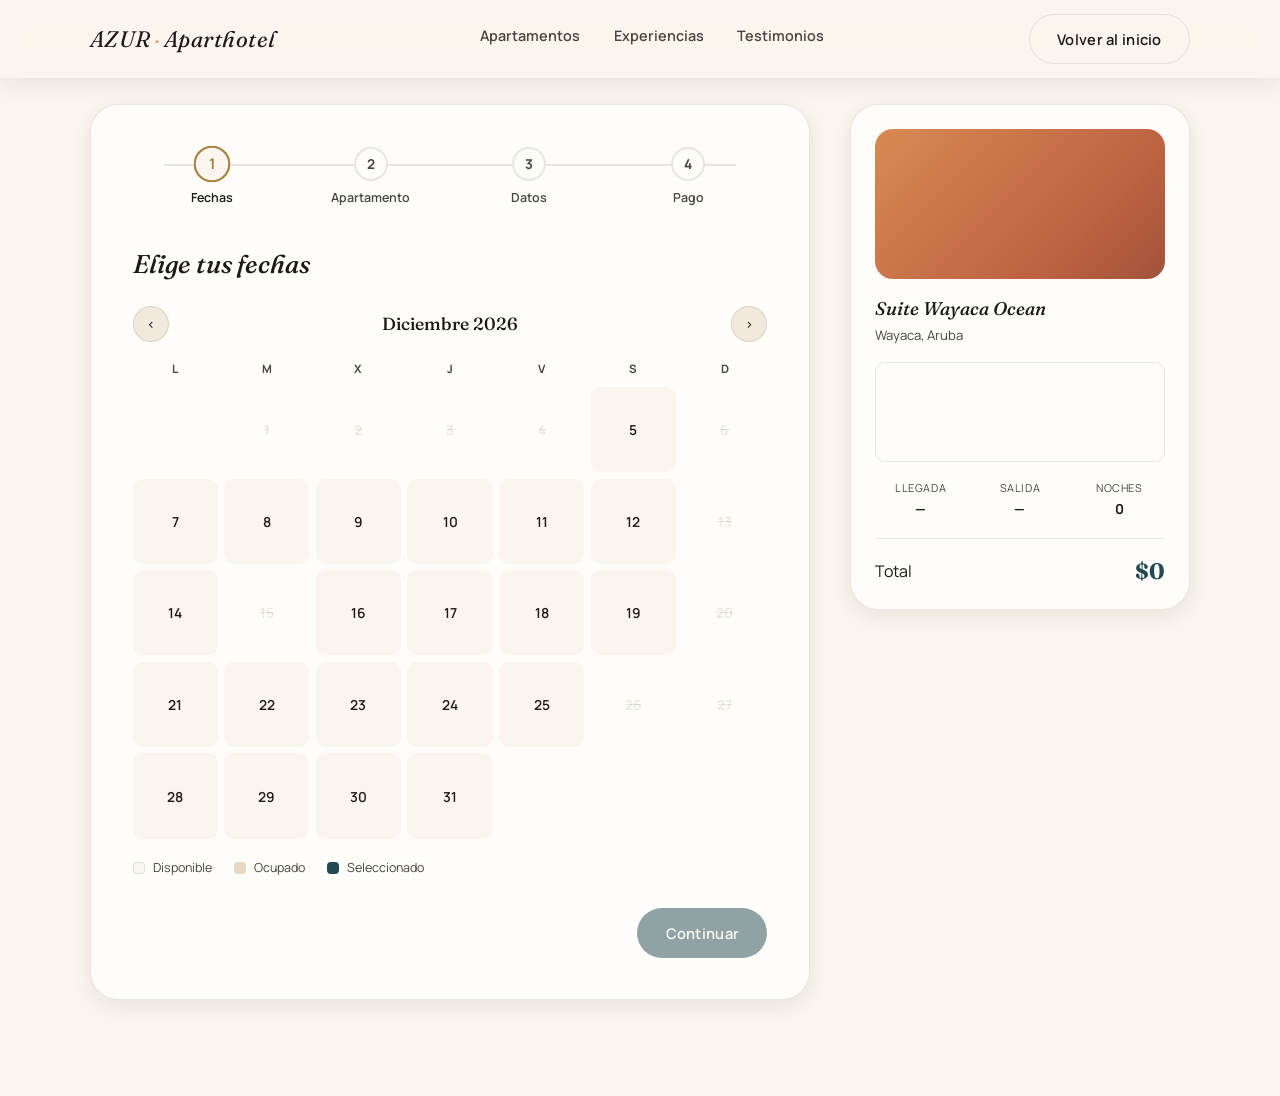
<file: booking.html>
<!DOCTYPE html>
<html lang="es">
<head>
<meta charset="UTF-8">
<meta name="viewport" content="width=device-width, initial-scale=1.0">
<title>Reservar — AZUR Aparthotel</title>
<meta name="description" content="Reserva tu apartamento boutique en Aruba o Barranquilla en cuatro pasos simples.">
<link rel="preconnect" href="https://fonts.googleapis.com">
<link rel="preconnect" href="https://fonts.gstatic.com" crossorigin>
<link href="https://fonts.googleapis.com/css2?family=Fraunces:ital,opsz,wght@0,9..144,400;0,9..144,500;0,9..144,600;1,9..144,500&family=Manrope:wght@400;500;600;700;800&display=swap" rel="stylesheet">
<link rel="stylesheet" href="css/styles.css">
</head>
<body class="booking-page">

<header class="nav" id="navbar">
  <div class="nav-inner">
    <a class="brand" href="index.html">AZUR<span>·</span>Aparthotel</a>
    <nav class="nav-links" aria-label="Navegación">
      <a href="index.html#apartamentos" class="nav-link">Apartamentos</a>
      <a href="index.html#experiencias" class="nav-link">Experiencias</a>
      <a href="index.html#testimonios" class="nav-link">Testimonios</a>
      <span class="nav-underline" aria-hidden="true"></span>
    </nav>
    <div class="nav-right">
      <a href="index.html" class="btn btn-outline nav-cta">Volver al inicio</a>
      <button class="nav-toggle" id="navToggle" aria-label="Abrir menú" aria-expanded="false">
        <span></span><span></span><span></span>
      </button>
    </div>
  </div>
</header>

<div class="mobile-menu" id="mobileMenu">
  <nav>
    <a href="index.html#apartamentos" style="--i:0">Apartamentos</a>
    <a href="index.html#experiencias" style="--i:1">Experiencias</a>
    <a href="index.html#testimonios" style="--i:2">Testimonios</a>
    <a href="index.html" class="btn btn-primary" style="--i:3">Volver al inicio</a>
  </nav>
</div>

<main>
  <div class="booking-shell">

    <div class="booking-main" id="bookingMain">
      <ol class="stepper">
        <li class="stepper-fill" id="stepperFill" style="position:absolute"></li>
        <li class="step active" data-step="1"><span class="step-num">1</span><span class="step-label">Fechas</span></li>
        <li class="step" data-step="2"><span class="step-num">2</span><span class="step-label">Apartamento</span></li>
        <li class="step" data-step="3"><span class="step-num">3</span><span class="step-label">Datos</span></li>
        <li class="step" data-step="4"><span class="step-num">4</span><span class="step-label">Pago</span></li>
      </ol>

      <section class="step-panel active" data-panel="1">
        <h2>Elige tus fechas</h2>
        <div class="calendar-head">
          <button id="calPrev" aria-label="Mes anterior">‹</button>
          <h3 id="calHeading"></h3>
          <button id="calNext" aria-label="Mes siguiente">›</button>
        </div>
        <div class="calendar-grid" id="calGrid"></div>
        <div class="calendar-legend">
          <span class="legend-item"><span class="legend-dot available"></span>Disponible</span>
          <span class="legend-item"><span class="legend-dot occupied"></span>Ocupado</span>
          <span class="legend-item"><span class="legend-dot selected"></span>Seleccionado</span>
        </div>
        <div class="step-actions">
          <span></span>
          <button class="btn btn-primary" id="toStep2" disabled>Continuar</button>
        </div>
      </section>

      <section class="step-panel" data-panel="2">
        <h2>Elige tu apartamento</h2>
        <div class="apt-select-grid" id="aptSelectGrid"></div>
        <div class="step-actions">
          <button class="btn btn-outline" data-back>Atrás</button>
          <button class="btn btn-primary" id="toStep3">Continuar</button>
        </div>
      </section>

      <section class="step-panel" data-panel="3">
        <h2>Tus datos</h2>
        <form class="guest-form" id="guestForm">
          <div class="field">
            <label for="guestName">Nombre completo</label>
            <input id="guestName" name="name" type="text" required autocomplete="name">
          </div>
          <div class="field">
            <label for="guestEmail">Correo electrónico</label>
            <input id="guestEmail" name="email" type="email" required autocomplete="email">
          </div>
          <div class="field">
            <label for="guestPhone">Teléfono</label>
            <input id="guestPhone" name="phone" type="tel" required autocomplete="tel">
          </div>
          <div class="field">
            <label for="guestCount">Huéspedes</label>
            <select id="guestCount" name="guests">
              <option>1</option>
              <option selected>2</option>
              <option>3</option>
              <option>4</option>
            </select>
          </div>
          <div class="field full">
            <label for="guestNotes">Peticiones especiales (opcional)</label>
            <textarea id="guestNotes" name="notes" rows="3"></textarea>
          </div>
        </form>
        <div class="step-actions">
          <button class="btn btn-outline" data-back>Atrás</button>
          <button class="btn btn-primary" id="toStep4">Continuar</button>
        </div>
      </section>

      <section class="step-panel" data-panel="4">
        <h2>Pago</h2>

        <div id="paymentBlock">
          <div class="payment-methods-row" aria-label="Métodos de pago aceptados">
            <span class="pay-badge" style="color:#1a1f71">VISA</span>
            <span class="pay-badge" style="color:#eb001b">Mastercard</span>
            <span class="pay-badge" style="color:#2671b9">Amex</span>
            <span class="pay-badge" style="color:#0033a0">PSE</span>
            <span class="pay-badge">Transferencia</span>
          </div>

          <form class="payment-form" id="paymentForm">
            <div class="field full">
              <label for="cardName">Nombre en la tarjeta</label>
              <input id="cardName" type="text" required>
            </div>
            <div class="field full">
              <label for="cardNumber">Número de tarjeta</label>
              <input id="cardNumber" type="text" inputmode="numeric" pattern="[0-9 ]{13,19}" placeholder="0000 0000 0000 0000" required>
            </div>
            <div class="field">
              <label for="cardExpiry">Vencimiento</label>
              <input id="cardExpiry" type="text" placeholder="MM/AA" pattern="(0[1-9]|1[0-2])\/[0-9]{2}" required>
            </div>
            <div class="field">
              <label for="cardCvv">CVV</label>
              <input id="cardCvv" type="text" inputmode="numeric" pattern="[0-9]{3,4}" required>
            </div>
          </form>

          <p class="security-badge"><svg viewBox="0 0 24 24" fill="none" stroke="currentColor" stroke-width="1.8"><rect x="4" y="10" width="16" height="10" rx="2"/><path d="M8 10V7a4 4 0 0 1 8 0v3"/></svg><span>Pago 100% seguro · Cifrado SSL</span></p>

          <div class="step-actions">
            <button class="btn btn-outline" data-back>Atrás</button>
            <button class="btn btn-primary btn-lg" id="payBtn" form="paymentForm" type="submit">Confirmar y pagar</button>
          </div>
        </div>

        <div class="payment-skeleton" id="paymentSkeleton" hidden>
          <div class="skeleton-row w-60"></div>
          <div class="skeleton-row w-100"></div>
          <div class="skeleton-row w-80"></div>
          <div class="skeleton-row w-60"></div>
        </div>

        <div class="confirm-panel" id="confirmPanel" hidden>
          <div class="confirm-icon"><svg viewBox="0 0 24 24" width="28" height="28" fill="none" stroke="currentColor" stroke-width="2.4"><path d="M20 6 9 17l-5-5"/></svg></div>
          <h3>Reserva confirmada</h3>
          <p>Te enviamos los detalles por correo.</p>
          <p id="confirmRecap" style="margin-top:0.6rem;font-weight:700;color:var(--ink)"></p>
          <a href="index.html" class="btn btn-outline" style="margin-top:1.6rem">Volver al inicio</a>
        </div>
      </section>
    </div>

    <aside class="booking-summary" id="bookingSummary">
      <button class="summary-handle" id="summaryHandle" aria-label="Cerrar resumen"></button>
      <div class="summary-photo tile" id="summaryPhoto"></div>
      <h3 id="summaryAptName">Elige un apartamento</h3>
      <p class="summary-zone" id="summaryZone"></p>
      <div class="summary-map" id="summaryMap"></div>
      <dl class="summary-dates">
        <div><dt>Llegada</dt><dd id="summaryCheckin">—</dd></div>
        <div><dt>Salida</dt><dd id="summaryCheckout">—</dd></div>
        <div><dt>Noches</dt><dd id="summaryNights">0</dd></div>
      </dl>
      <div class="summary-total"><span>Total</span><strong id="summaryTotal">$0</strong></div>
    </aside>
  </div>
</main>

<button class="summary-drawer-toggle" id="summaryToggle">Ver resumen · <span id="drawerTotal">$0</span></button>

<script src="js/data.js"></script>
<script src="js/booking.js"></script>
</body>
</html>
</file>
<file: css/styles.css>
/* ============================================================
   AZUR Aparthotel — design tokens
   ============================================================ */

:root {
  --serif: "Fraunces", serif;
  --sans: "Manrope", sans-serif;

  --ease-lux: cubic-bezier(0.4, 0, 0.2, 1);
  --dur-fast: 200ms;
  --dur-base: 300ms;
  --dur-slow: 600ms;

  --ink: #1d1a16;
  --ink-soft: #4a443c;
  --cream: #faf6ef;
  --cream-2: #f1e9db;
  --paper: #fffdf9;
  --sand: #e6d9c3;
  --gold: #a8813f;
  --gold-light: #cda866;
  --ocean: #234952;
  --ocean-deep: #16323a;
  --coral: #bd6242;
  --line: rgba(29, 26, 22, 0.1);
  --shadow-sm: 0 6px 20px rgba(22, 20, 16, 0.08);
  --shadow-md: 0 18px 46px rgba(22, 20, 16, 0.14);
  --shadow-lg: 0 30px 80px rgba(22, 20, 16, 0.22);

  --radius-sm: 10px;
  --radius-md: 18px;
  --radius-lg: 28px;

  --container: 1180px;
}

* {
  box-sizing: border-box;
}

[hidden] {
  display: none !important;
}

html {
  scroll-behavior: smooth;
}

body {
  margin: 0;
  font-family: var(--sans);
  color: var(--ink);
  background: var(--cream);
  -webkit-font-smoothing: antialiased;
  overflow-x: hidden;
}

img {
  max-width: 100%;
  display: block;
}

a {
  color: inherit;
  text-decoration: none;
}

h1, h2, h3, h4 {
  font-family: var(--serif);
  font-weight: 500;
  margin: 0;
  color: var(--ink);
}

p {
  margin: 0;
  line-height: 1.7;
}

button {
  font-family: inherit;
  cursor: pointer;
}

.container {
  max-width: var(--container);
  margin: 0 auto;
  padding: 0 clamp(1.25rem, 4vw, 2.5rem);
}

.section {
  padding: clamp(4rem, 9vw, 7rem) 0;
}

.section-head {
  max-width: 620px;
  margin: 0 auto clamp(2.5rem, 6vw, 4rem);
  text-align: center;
}

.eyebrow {
  font-family: var(--sans);
  font-size: 0.78rem;
  font-weight: 700;
  letter-spacing: 0.18em;
  text-transform: uppercase;
  color: var(--gold);
  margin: 0 0 0.75rem;
}

.section-head h2 {
  font-size: clamp(2rem, 4.4vw, 2.9rem);
  font-style: italic;
}

.section-lead {
  margin-top: 0.9rem;
  color: var(--ink-soft);
  font-size: 1.05rem;
}

/* ---------- Buttons ---------- */

.btn {
  display: inline-flex;
  align-items: center;
  justify-content: center;
  gap: 0.5rem;
  padding: 0.85rem 1.7rem;
  border-radius: 999px;
  font-size: 0.92rem;
  font-weight: 600;
  letter-spacing: 0.02em;
  border: 1px solid transparent;
  transition: transform var(--dur-fast) var(--ease-lux),
    box-shadow var(--dur-fast) var(--ease-lux),
    background var(--dur-fast) var(--ease-lux),
    color var(--dur-fast) var(--ease-lux),
    border-color var(--dur-fast) var(--ease-lux);
}

.btn:hover {
  transform: scale(1.04);
}

.btn:active {
  transform: scale(0.98);
}

.btn-lg {
  padding: 1rem 2.1rem;
  font-size: 0.98rem;
}

.btn-primary {
  background: var(--ocean);
  color: var(--cream);
}

.btn-primary:hover {
  background: var(--ocean-deep);
  box-shadow: var(--shadow-md);
}

.btn-outline {
  background: transparent;
  border-color: var(--line);
  color: var(--ink);
}

.btn-outline:hover {
  border-color: var(--gold);
  color: var(--gold);
  box-shadow: var(--shadow-sm);
}

.btn-ghost {
  background: rgba(255, 255, 255, 0.12);
  border-color: rgba(255, 255, 255, 0.5);
  color: #fff;
  backdrop-filter: blur(6px);
}

.btn-ghost:hover {
  background: rgba(255, 255, 255, 0.22);
}

.btn-gold {
  background: var(--gold-light);
  color: var(--ocean-deep);
}

.btn-gold:hover {
  background: #e3c383;
  box-shadow: var(--shadow-md);
}

.btn:disabled {
  opacity: 0.5;
  cursor: not-allowed;
  transform: none !important;
}

/* ---------- Photo tiles (placeholder art system) ---------- */

.tile {
  position: relative;
  overflow: hidden;
  background-size: 200% 200%;
  background-position: 40% 40%;
}

.tile-1 { background-image: linear-gradient(135deg, #e7a15c, #bd6242 55%, #6b3327); }
.tile-2 { background-image: linear-gradient(135deg, #3c6e73, #234952 60%, #16232a); }
.tile-3 { background-image: linear-gradient(135deg, #cda866, #a8813f 55%, #5c4321); }
.tile-4 { background-image: linear-gradient(135deg, #6fa89c, #2c5c5e 55%, #16323a); }
.tile-5 { background-image: linear-gradient(135deg, #d98c63, #9c4f3a 55%, #4a2119); }
.tile-6 { background-image: linear-gradient(135deg, #77938f, #3a5e5b 55%, #1c2f2c); }

/* ---------- Navbar ---------- */

.nav {
  position: fixed;
  inset: 0 0 auto 0;
  z-index: 100;
  transition: background var(--dur-base) var(--ease-lux),
    box-shadow var(--dur-base) var(--ease-lux),
    backdrop-filter var(--dur-base) var(--ease-lux);
}

.nav-inner {
  max-width: var(--container);
  margin: 0 auto;
  padding: 1.4rem clamp(1.25rem, 4vw, 2.5rem);
  display: flex;
  align-items: center;
  justify-content: space-between;
  gap: 1.5rem;
  transition: padding var(--dur-base) var(--ease-lux);
}

.nav.scrolled {
  background: rgba(250, 246, 239, 0.85);
  backdrop-filter: blur(14px) saturate(140%);
  box-shadow: var(--shadow-sm);
}

.nav.scrolled .nav-inner {
  padding-top: 0.9rem;
  padding-bottom: 0.9rem;
}

.brand {
  font-family: var(--serif);
  font-style: italic;
  font-size: 1.4rem;
  letter-spacing: 0.02em;
  color: #fff;
  transition: color var(--dur-base) var(--ease-lux);
}

.brand span {
  color: var(--gold-light);
  margin: 0 0.15em;
}

.nav.scrolled .brand {
  color: var(--ink);
}

.nav-links {
  position: relative;
  display: flex;
  gap: 2.1rem;
  list-style: none;
  margin: 0;
  padding: 0;
}

.nav-link {
  position: relative;
  padding-bottom: 0.4rem;
  font-size: 0.9rem;
  font-weight: 600;
  color: rgba(255, 255, 255, 0.9);
  transition: color var(--dur-base) var(--ease-lux);
}

.nav.scrolled .nav-link {
  color: var(--ink-soft);
}

.nav-link:hover,
.nav-link.active {
  color: #fff;
}

.nav.scrolled .nav-link:hover,
.nav.scrolled .nav-link.active {
  color: var(--ink);
}

.nav-underline {
  position: absolute;
  bottom: 0;
  left: 0;
  height: 2px;
  width: 0;
  background: var(--gold-light);
  border-radius: 2px;
  transform: translateX(0);
  transition: transform var(--dur-base) var(--ease-lux),
    width var(--dur-base) var(--ease-lux),
    opacity var(--dur-base) var(--ease-lux);
  opacity: 0;
}

.nav-links:hover .nav-underline,
.nav-underline.visible {
  opacity: 1;
}

.nav-right {
  display: flex;
  align-items: center;
  gap: 1.1rem;
}

.nav-toggle {
  display: none;
  position: relative;
  width: 26px;
  height: 18px;
  background: none;
  border: none;
  padding: 0;
  z-index: 210;
}

.nav-toggle span {
  position: absolute;
  left: 0;
  width: 100%;
  height: 2px;
  border-radius: 2px;
  background: #fff;
  transition: transform var(--dur-base) var(--ease-lux),
    opacity var(--dur-base) var(--ease-lux), background var(--dur-base) var(--ease-lux);
}

.nav.scrolled .nav-toggle span,
.nav-toggle.open span {
  background: var(--ink);
}

.nav-toggle.open span {
  background: #fff;
}

.nav-toggle span:nth-child(1) { top: 0; }
.nav-toggle span:nth-child(2) { top: 8px; }
.nav-toggle span:nth-child(3) { top: 16px; }

.nav-toggle.open span:nth-child(1) { transform: translateY(8px) rotate(45deg); }
.nav-toggle.open span:nth-child(2) { opacity: 0; }
.nav-toggle.open span:nth-child(3) { transform: translateY(-8px) rotate(-45deg); }

.mobile-menu {
  position: fixed;
  inset: 0;
  z-index: 200;
  background: var(--ocean-deep);
  display: flex;
  align-items: center;
  justify-content: center;
  opacity: 0;
  visibility: hidden;
  transition: opacity var(--dur-base) var(--ease-lux), visibility var(--dur-base);
}

.mobile-menu.open {
  opacity: 1;
  visibility: visible;
}

.mobile-menu nav {
  display: flex;
  flex-direction: column;
  align-items: center;
  gap: 1.6rem;
}

.mobile-menu a {
  font-family: var(--serif);
  font-style: italic;
  font-size: clamp(1.6rem, 6vw, 2.2rem);
  color: var(--cream);
  opacity: 0;
  transform: translateY(16px);
  transition: opacity var(--dur-base) var(--ease-lux), transform var(--dur-base) var(--ease-lux);
  transition-delay: calc(var(--i, 0) * 70ms);
}

.mobile-menu.open a {
  opacity: 1;
  transform: translateY(0);
}

.mobile-menu a.btn {
  font-family: var(--sans);
  font-style: normal;
  font-size: 1rem;
  margin-top: 0.5rem;
}

@media (max-width: 860px) {
  .nav-links,
  .nav-cta {
    display: none;
  }
  .nav-toggle {
    display: block;
  }
}

/* ---------- Hero ---------- */

.hero {
  position: relative;
  min-height: 100svh;
  display: flex;
  align-items: center;
  justify-content: center;
  text-align: center;
  overflow: hidden;
  isolation: isolate;
}

.hero-media {
  position: absolute;
  inset: 0;
  z-index: 0;
  background: linear-gradient(150deg, var(--ocean-deep) 0%, var(--ocean) 40%, var(--coral) 100%);
  background-size: 220% 220%;
  animation: hero-drift 18s ease-in-out infinite;
}

@keyframes hero-drift {
  0%, 100% { background-position: 10% 20%; }
  50% { background-position: 90% 80%; }
}

.hero-video {
  position: absolute;
  inset: 0;
  width: 100%;
  height: 100%;
  object-fit: cover;
  opacity: 0;
  transition: opacity var(--dur-slow) var(--ease-lux);
}

.hero-video.is-ready {
  opacity: 1;
}

.hero-overlay {
  position: absolute;
  inset: 0;
  z-index: 1;
  background: linear-gradient(
    to bottom,
    rgba(15, 20, 20, 0.45) 0%,
    rgba(15, 20, 20, 0.22) 40%,
    rgba(15, 20, 20, 0.3) 70%,
    rgba(15, 20, 20, 0.55) 100%
  );
}

.hero-content {
  position: relative;
  z-index: 2;
  max-width: 760px;
  padding: 0 1.5rem;
  display: flex;
  flex-direction: column;
  align-items: center;
}

.hero .reveal-hero {
  opacity: 0;
  transform: translateY(28px);
  animation: hero-in 900ms var(--ease-lux) forwards;
  animation-delay: var(--d, 0ms);
}

@keyframes hero-in {
  to { opacity: 1; transform: translateY(0); }
}

.hero-content .eyebrow {
  color: var(--gold-light);
}

.hero-title {
  font-size: clamp(2.6rem, 7vw, 4.6rem);
  line-height: 1.08;
  color: #fff;
  text-shadow: 0 10px 40px rgba(0, 0, 0, 0.25);
}

.hero-title em {
  font-style: italic;
  color: var(--gold-light);
}

.hero-subtitle {
  margin-top: 1.3rem;
  font-size: clamp(1.02rem, 2vw, 1.2rem);
  color: rgba(255, 255, 255, 0.92);
  max-width: 520px;
}

.hero-actions {
  margin-top: 2.4rem;
  display: flex;
  gap: 1rem;
  flex-wrap: wrap;
  justify-content: center;
}

.hero-scroll {
  position: absolute;
  z-index: 2;
  left: 50%;
  bottom: 2.2rem;
  transform: translateX(-50%);
  width: 26px;
  height: 42px;
  border: 2px solid rgba(255, 255, 255, 0.7);
  border-radius: 20px;
}

.hero-scroll span {
  position: absolute;
  top: 8px;
  left: 50%;
  transform: translateX(-50%);
  width: 4px;
  height: 8px;
  border-radius: 3px;
  background: #fff;
  animation: scroll-dot 2s ease-in-out infinite;
}

@keyframes scroll-dot {
  0%, 100% { transform: translate(-50%, 0); opacity: 1; }
  60% { transform: translate(-50%, 14px); opacity: 0.3; }
}

/* ---------- Scroll reveal ---------- */

.reveal {
  opacity: 0;
  transform: translateY(32px);
  transition: opacity 700ms var(--ease-lux), transform 700ms var(--ease-lux);
}

.reveal.in-view {
  opacity: 1;
  transform: translateY(0);
}

.reveal-stagger.in-view .reveal-item {
  transition-delay: calc(var(--i, 0) * 90ms);
}

/* ---------- Apartments ---------- */

.apartments {
  background: var(--paper);
}

.apartments-grid {
  display: grid;
  grid-template-columns: repeat(2, 1fr);
  gap: 2rem;
}

.apt-card {
  background: var(--cream);
  border: 1px solid var(--line);
  border-radius: var(--radius-lg);
  overflow: hidden;
  box-shadow: var(--shadow-sm);
  transition: transform var(--dur-base) var(--ease-lux), box-shadow var(--dur-base) var(--ease-lux);
}

.apt-card:hover {
  transform: translateY(-6px);
  box-shadow: var(--shadow-lg);
}

.apt-photo {
  position: relative;
  height: 220px;
}

.city-badge {
  position: absolute;
  top: 1rem;
  left: 1rem;
  padding: 0.4rem 0.9rem;
  border-radius: 999px;
  background: rgba(255, 255, 255, 0.92);
  color: var(--ink);
  font-size: 0.72rem;
  font-weight: 700;
  letter-spacing: 0.08em;
  text-transform: uppercase;
  z-index: 1;
}

.apt-body {
  padding: 1.6rem 1.7rem 1.8rem;
}

.apt-body h3 {
  font-size: 1.35rem;
  font-style: italic;
}

.apt-meta {
  margin-top: 0.35rem;
  color: var(--ink-soft);
  font-size: 0.88rem;
}

.apt-map {
  margin-top: 1.1rem;
  border-radius: var(--radius-sm);
  overflow: hidden;
  height: 130px;
  border: 1px solid var(--line);
}

.apt-map iframe {
  width: 100%;
  height: 100%;
  border: 0;
  filter: grayscale(0.15) contrast(1.02);
}

.apt-distances {
  list-style: none;
  margin: 1rem 0 0;
  padding: 0;
  display: flex;
  flex-direction: column;
  gap: 0.5rem;
}

.apt-distances li {
  display: flex;
  align-items: center;
  gap: 0.55rem;
  font-size: 0.85rem;
  color: var(--ink-soft);
}

.apt-distances svg {
  width: 16px;
  height: 16px;
  flex-shrink: 0;
  color: var(--gold);
}

.apt-footer {
  margin-top: 1.4rem;
  display: flex;
  align-items: center;
  justify-content: space-between;
  padding-top: 1.2rem;
  border-top: 1px solid var(--line);
}

.apt-price {
  font-family: var(--serif);
  font-size: 1.4rem;
  color: var(--ink);
}

.apt-price span {
  font-family: var(--sans);
  font-size: 0.78rem;
  color: var(--ink-soft);
  font-weight: 500;
}

@media (max-width: 860px) {
  .apartments-grid {
    grid-template-columns: 1fr;
  }
}

/* ---------- Experiences / Tabs ---------- */

.tabs {
  position: relative;
  display: inline-flex;
  gap: 2.2rem;
  margin: 0 auto 2.8rem;
  padding: 0 0 0.8rem;
  border-bottom: 1px solid var(--line);
  left: 50%;
  transform: translateX(-50%);
}

.tab-btn {
  background: none;
  border: none;
  font-family: var(--serif);
  font-style: italic;
  font-size: 1.25rem;
  color: var(--ink-soft);
  padding: 0 0.2rem 0.6rem;
  transition: color var(--dur-base) var(--ease-lux);
}

.tab-btn.active,
.tab-btn:hover {
  color: var(--ink);
}

.tab-underline {
  position: absolute;
  bottom: -1px;
  left: 0;
  height: 2px;
  background: var(--gold);
  border-radius: 2px;
  transition: transform var(--dur-base) var(--ease-lux), width var(--dur-base) var(--ease-lux);
}

.tab-panels {
  position: relative;
}

.tab-panel {
  display: none;
}

.tab-panel.active {
  display: block;
  animation: tab-fade 500ms var(--ease-lux);
}

@keyframes tab-fade {
  from { opacity: 0; transform: translateY(10px); }
  to { opacity: 1; transform: translateY(0); }
}

.exp-grid {
  display: grid;
  grid-template-columns: repeat(3, 1fr);
  gap: 1.6rem;
}

.exp-card {
  background: var(--paper);
  border: 1px solid var(--line);
  border-radius: var(--radius-md);
  overflow: hidden;
  box-shadow: var(--shadow-sm);
  transition: transform var(--dur-base) var(--ease-lux), box-shadow var(--dur-base) var(--ease-lux);
}

.exp-card:hover {
  transform: translateY(-4px);
  box-shadow: var(--shadow-md);
}

.exp-photo {
  height: 130px;
}

.exp-body {
  padding: 1.2rem 1.3rem 1.4rem;
}

.exp-body h4 {
  font-size: 1.05rem;
}

.exp-map {
  margin-top: 0.9rem;
  height: 110px;
  border-radius: var(--radius-sm);
  overflow: hidden;
  border: 1px solid var(--line);
}

.exp-map iframe {
  width: 100%;
  height: 100%;
  border: 0;
}

.exp-distance {
  margin-top: 0.7rem;
  display: flex;
  align-items: center;
  gap: 0.4rem;
  font-size: 0.82rem;
  color: var(--gold);
  font-weight: 700;
}

.exp-distance svg {
  width: 15px;
  height: 15px;
  flex-shrink: 0;
}

@media (max-width: 900px) {
  .exp-grid {
    grid-template-columns: 1fr;
  }
  .tabs {
    gap: 1.4rem;
  }
}

/* ---------- Gallery ---------- */

.gallery {
  background: var(--cream-2);
}

.gallery-grid {
  display: grid;
  grid-template-columns: repeat(4, 1fr);
  grid-auto-rows: 160px;
  gap: 1rem;
}

.gallery-item {
  position: relative;
  border: none;
  border-radius: var(--radius-md);
  overflow: hidden;
  padding: 0;
}

.gallery-item::after {
  content: "";
  position: absolute;
  inset: 0;
  background: rgba(20, 18, 15, 0);
  transition: background var(--dur-base) var(--ease-lux);
}

.gallery-item:hover::after {
  background: rgba(20, 18, 15, 0.15);
}

.gallery-item .tile {
  position: absolute;
  inset: 0;
  transition: transform var(--dur-slow) var(--ease-lux);
}

.gallery-item:hover .tile {
  transform: scale(1.08);
}

.gallery-item.tall {
  grid-row: span 2;
}

.gallery-item.wide {
  grid-column: span 2;
}

@media (max-width: 900px) {
  .gallery-grid {
    grid-template-columns: repeat(2, 1fr);
    grid-auto-rows: 140px;
  }
}

.lightbox {
  position: fixed;
  inset: 0;
  z-index: 300;
  display: flex;
  align-items: center;
  justify-content: center;
  background: rgba(12, 10, 8, 0.92);
  opacity: 0;
  visibility: hidden;
  transition: opacity var(--dur-base) var(--ease-lux), visibility var(--dur-base);
}

.lightbox.open {
  opacity: 1;
  visibility: visible;
}

.lightbox-stage {
  width: min(80vw, 760px);
  text-align: center;
}

.lightbox-photo {
  height: min(60vh, 520px);
  border-radius: var(--radius-md);
  opacity: 0;
  transform: scale(0.96);
  transition: opacity var(--dur-base) var(--ease-lux), transform var(--dur-base) var(--ease-lux);
}

.lightbox.open .lightbox-photo {
  opacity: 1;
  transform: scale(1);
}

.lightbox-caption {
  margin-top: 1.1rem;
  color: var(--cream);
  font-family: var(--serif);
  font-style: italic;
  font-size: 1.1rem;
}

.lightbox-close,
.lightbox-prev,
.lightbox-next {
  position: absolute;
  background: rgba(255, 255, 255, 0.1);
  border: 1px solid rgba(255, 255, 255, 0.25);
  color: #fff;
  width: 46px;
  height: 46px;
  border-radius: 50%;
  font-size: 1.4rem;
  display: flex;
  align-items: center;
  justify-content: center;
  transition: transform var(--dur-fast) var(--ease-lux), background var(--dur-fast) var(--ease-lux);
}

.lightbox-close:hover,
.lightbox-prev:hover,
.lightbox-next:hover {
  transform: scale(1.08);
  background: rgba(255, 255, 255, 0.2);
}

.lightbox-close { top: 1.5rem; right: 1.5rem; }
.lightbox-prev { left: 1.5rem; top: 50%; transform: translateY(-50%); }
.lightbox-next { right: 1.5rem; top: 50%; transform: translateY(-50%); }

/* ---------- Testimonials ---------- */

.testimonials {
  background: var(--paper);
}

.carousel {
  position: relative;
  max-width: 720px;
  margin: 0 auto;
  overflow: hidden;
}

.carousel-track {
  display: flex;
  transition: transform var(--dur-slow) var(--ease-lux);
}

.carousel-slide {
  flex: 0 0 100%;
  margin: 0;
  padding: 0 1rem;
  text-align: center;
}

.carousel-slide p {
  font-family: var(--serif);
  font-style: italic;
  font-size: clamp(1.15rem, 2.4vw, 1.5rem);
  color: var(--ink);
}

.carousel-slide cite {
  display: block;
  margin-top: 1.2rem;
  font-style: normal;
  font-size: 0.85rem;
  color: var(--gold);
  font-weight: 700;
  letter-spacing: 0.04em;
}

.carousel-controls {
  display: flex;
  align-items: center;
  justify-content: center;
  gap: 1.5rem;
  margin-top: 2rem;
}

.carousel-arrow {
  background: var(--cream-2);
  border: 1px solid var(--line);
  width: 40px;
  height: 40px;
  border-radius: 50%;
  display: flex;
  align-items: center;
  justify-content: center;
  transition: transform var(--dur-fast) var(--ease-lux), background var(--dur-fast) var(--ease-lux);
}

.carousel-arrow:hover {
  transform: scale(1.08);
  background: var(--sand);
}

.carousel-dots {
  display: flex;
  gap: 0.55rem;
}

.carousel-dot {
  width: 8px;
  height: 8px;
  border-radius: 50%;
  background: var(--sand);
  border: none;
  padding: 0;
  transition: transform var(--dur-fast) var(--ease-lux), background var(--dur-fast) var(--ease-lux);
}

.carousel-dot.active {
  background: var(--gold);
  transform: scale(1.3);
}

/* ---------- CTA / Footer ---------- */

.cta-band {
  background: linear-gradient(135deg, var(--ocean-deep), var(--ocean));
  color: var(--cream);
  text-align: center;
  padding: clamp(3.5rem, 8vw, 5.5rem) 1.5rem;
}

.cta-band h2 {
  color: #fff;
  font-size: clamp(1.9rem, 4vw, 2.6rem);
  font-style: italic;
}

.cta-band p {
  margin: 1rem auto 2rem;
  max-width: 480px;
  color: rgba(255, 255, 255, 0.85);
}

footer {
  background: var(--ocean-deep);
  color: rgba(255, 255, 255, 0.75);
  padding: 3rem 1.5rem 2rem;
}

.footer-inner {
  max-width: var(--container);
  margin: 0 auto;
  display: flex;
  flex-wrap: wrap;
  justify-content: space-between;
  gap: 2rem;
}

.footer-brand {
  font-family: var(--serif);
  font-style: italic;
  font-size: 1.3rem;
  color: #fff;
  margin-bottom: 0.6rem;
}

.footer-col h5 {
  font-family: var(--sans);
  font-size: 0.78rem;
  letter-spacing: 0.1em;
  text-transform: uppercase;
  color: var(--gold-light);
  margin-bottom: 0.8rem;
}

.footer-col a {
  display: block;
  font-size: 0.9rem;
  padding: 0.25rem 0;
  color: rgba(255, 255, 255, 0.75);
  transition: color var(--dur-fast) var(--ease-lux);
}

.footer-col a:hover {
  color: #fff;
}

.footer-bottom {
  max-width: var(--container);
  margin: 2.5rem auto 0;
  padding-top: 1.5rem;
  border-top: 1px solid rgba(255, 255, 255, 0.12);
  font-size: 0.78rem;
  text-align: center;
  color: rgba(255, 255, 255, 0.55);
}

/* ============================================================
   Booking flow
   ============================================================ */

.booking-page main {
  padding-top: 6.5rem;
}

.booking-shell {
  max-width: var(--container);
  margin: 0 auto;
  padding: 0 clamp(1.25rem, 4vw, 2.5rem) 6rem;
  display: grid;
  grid-template-columns: 1fr 340px;
  gap: 2.5rem;
  align-items: start;
}

.booking-main {
  background: var(--paper);
  border: 1px solid var(--line);
  border-radius: var(--radius-lg);
  padding: clamp(1.6rem, 4vw, 2.6rem);
  box-shadow: var(--shadow-sm);
}

.stepper {
  list-style: none;
  margin: 0 0 2.6rem;
  padding: 0;
  position: relative;
  display: flex;
  justify-content: space-between;
}

.stepper::before {
  content: "";
  position: absolute;
  top: 17px;
  left: 5%;
  right: 5%;
  height: 2px;
  background: var(--line);
  z-index: 0;
}

.stepper-fill {
  position: absolute;
  top: 17px;
  left: 5%;
  height: 2px;
  width: 0%;
  background: var(--gold);
  z-index: 1;
  transition: width var(--dur-slow) var(--ease-lux);
}

.step {
  position: relative;
  z-index: 2;
  display: flex;
  flex-direction: column;
  align-items: center;
  gap: 0.55rem;
  flex: 1;
}

.step-num {
  width: 34px;
  height: 34px;
  border-radius: 50%;
  background: var(--paper);
  border: 2px solid var(--line);
  display: flex;
  align-items: center;
  justify-content: center;
  font-weight: 700;
  font-size: 0.85rem;
  color: var(--ink-soft);
  transition: all var(--dur-base) var(--ease-lux);
}

.step-label {
  font-size: 0.78rem;
  color: var(--ink-soft);
  font-weight: 600;
  text-align: center;
}

.step.active .step-num {
  border-color: var(--gold);
  color: var(--gold);
  background: var(--cream);
  transform: scale(1.08);
}

.step.done .step-num {
  background: var(--gold);
  border-color: var(--gold);
  color: #fff;
}

.step.active .step-label,
.step.done .step-label {
  color: var(--ink);
}

.step-panel {
  display: none;
}

.step-panel.active {
  display: block;
  animation: tab-fade 450ms var(--ease-lux);
}

.step-panel h2 {
  font-size: 1.6rem;
  font-style: italic;
  margin-bottom: 1.6rem;
}

.step-actions {
  margin-top: 2rem;
  display: flex;
  justify-content: space-between;
  gap: 1rem;
}

.step-actions .btn { min-width: 120px; }

/* Calendar */

.calendar-head {
  display: flex;
  align-items: center;
  justify-content: space-between;
  margin-bottom: 1.2rem;
}

.calendar-head button {
  background: var(--cream-2);
  border: 1px solid var(--line);
  width: 36px;
  height: 36px;
  border-radius: 50%;
  transition: transform var(--dur-fast) var(--ease-lux);
}

.calendar-head button:hover {
  transform: scale(1.08);
}

.calendar-head h3 {
  font-size: 1.1rem;
  text-transform: capitalize;
}

.calendar-grid {
  display: grid;
  grid-template-columns: repeat(7, 1fr);
  gap: 0.4rem;
}

.calendar-dow {
  text-align: center;
  font-size: 0.72rem;
  color: var(--ink-soft);
  font-weight: 700;
  text-transform: uppercase;
  padding-bottom: 0.3rem;
}

.cal-day {
  aspect-ratio: 1;
  border: none;
  background: var(--cream);
  border-radius: 10px;
  font-size: 0.86rem;
  font-weight: 600;
  color: var(--ink);
  transition: transform var(--dur-fast) var(--ease-lux), background var(--dur-fast) var(--ease-lux),
    color var(--dur-fast) var(--ease-lux);
}

.cal-day:hover:not(:disabled) {
  transform: scale(1.08);
  background: var(--sand);
}

.cal-day.empty {
  background: transparent;
  pointer-events: none;
}

.cal-day.occupied {
  background: none;
  color: var(--line);
  text-decoration: line-through;
  cursor: not-allowed;
}

.cal-day.selected {
  background: var(--ocean);
  color: #fff;
  transform: scale(1.05);
}

.cal-day.in-range {
  background: var(--gold-light);
  color: var(--ink);
}

.calendar-legend {
  display: flex;
  gap: 1.4rem;
  margin-top: 1.3rem;
  flex-wrap: wrap;
}

.legend-item {
  display: flex;
  align-items: center;
  gap: 0.5rem;
  font-size: 0.78rem;
  color: var(--ink-soft);
}

.legend-dot {
  width: 12px;
  height: 12px;
  border-radius: 4px;
}

.legend-dot.available { background: var(--cream); border: 1px solid var(--line); }
.legend-dot.occupied { background: var(--sand); }
.legend-dot.selected { background: var(--ocean); }

/* Apartment select */

.apt-select-grid {
  display: grid;
  grid-template-columns: repeat(2, 1fr);
  gap: 1.2rem;
}

.apt-radio {
  position: relative;
  border: 2px solid var(--line);
  border-radius: var(--radius-md);
  overflow: hidden;
  cursor: pointer;
  transition: border-color var(--dur-base) var(--ease-lux), transform var(--dur-base) var(--ease-lux);
}

.apt-radio:hover {
  transform: translateY(-3px);
}

.apt-radio input {
  position: absolute;
  opacity: 0;
}

.apt-radio .tile {
  height: 110px;
}

.apt-radio-body {
  padding: 1rem 1.1rem 1.2rem;
}

.apt-radio-body h4 {
  font-size: 1rem;
}

.apt-radio-body p {
  font-size: 0.8rem;
  color: var(--ink-soft);
  margin-top: 0.3rem;
}

.apt-radio input:checked ~ .apt-radio-body,
.apt-radio:has(input:checked) {
  border-color: var(--gold);
}

.apt-radio:has(input:checked) {
  box-shadow: 0 0 0 3px rgba(168, 129, 63, 0.18);
}

/* Guest form */

.guest-form {
  display: grid;
  grid-template-columns: repeat(2, 1fr);
  gap: 1.1rem;
}

.field {
  display: flex;
  flex-direction: column;
  gap: 0.4rem;
}

.field.full {
  grid-column: 1 / -1;
}

.field label {
  font-size: 0.8rem;
  font-weight: 700;
  color: var(--ink-soft);
}

.field input,
.field textarea,
.field select {
  font-family: inherit;
  padding: 0.75rem 0.9rem;
  border: 1px solid var(--line);
  border-radius: var(--radius-sm);
  font-size: 0.92rem;
  background: var(--cream);
  transition: border-color var(--dur-fast) var(--ease-lux), box-shadow var(--dur-fast) var(--ease-lux);
}

.field input:focus,
.field textarea:focus,
.field select:focus {
  outline: none;
  border-color: var(--gold);
  box-shadow: 0 0 0 3px rgba(168, 129, 63, 0.15);
}

/* Payment */

.payment-methods-row {
  display: flex;
  flex-wrap: wrap;
  gap: 0.7rem;
  margin-bottom: 1.6rem;
}

.pay-badge {
  display: flex;
  align-items: center;
  justify-content: center;
  height: 40px;
  padding: 0 0.9rem;
  border-radius: 8px;
  background: var(--cream-2);
  border: 1px solid var(--line);
  font-weight: 800;
  font-size: 0.78rem;
  letter-spacing: 0.02em;
}

.payment-form {
  display: grid;
  grid-template-columns: repeat(2, 1fr);
  gap: 1.1rem;
  margin-bottom: 1.5rem;
}

.security-badge {
  display: inline-flex;
  align-items: center;
  gap: 0.5rem;
  font-size: 0.82rem;
  color: var(--ink-soft);
  background: var(--cream-2);
  padding: 0.6rem 1rem;
  border-radius: 999px;
  margin-bottom: 1.4rem;
}

.security-badge svg {
  width: 16px;
  height: 16px;
  color: var(--gold);
}

.payment-skeleton {
  display: flex;
  flex-direction: column;
  gap: 0.8rem;
}

.skeleton-row {
  height: 16px;
  border-radius: 8px;
  background: linear-gradient(90deg, var(--cream-2) 25%, var(--sand) 37%, var(--cream-2) 63%);
  background-size: 400% 100%;
  animation: shimmer 1.4s ease-in-out infinite;
}

@keyframes shimmer {
  0% { background-position: 100% 50%; }
  100% { background-position: 0% 50%; }
}

.skeleton-row.w-60 { width: 60%; }
.skeleton-row.w-80 { width: 80%; }
.skeleton-row.w-100 { width: 100%; height: 46px; border-radius: 12px; }

.confirm-panel {
  text-align: center;
  padding: 2rem 1rem;
}

.confirm-icon {
  width: 64px;
  height: 64px;
  margin: 0 auto 1.2rem;
  border-radius: 50%;
  background: var(--ocean);
  color: #fff;
  display: flex;
  align-items: center;
  justify-content: center;
  animation: pop-in 500ms var(--ease-lux);
}

@keyframes pop-in {
  from { transform: scale(0.6); opacity: 0; }
  to { transform: scale(1); opacity: 1; }
}

.confirm-panel h3 {
  font-size: 1.4rem;
  font-style: italic;
  margin-bottom: 0.5rem;
}

.confirm-panel p {
  color: var(--ink-soft);
}

/* Summary panel */

.booking-summary {
  position: sticky;
  top: 6.5rem;
  background: var(--paper);
  border: 1px solid var(--line);
  border-radius: var(--radius-lg);
  padding: 1.5rem;
  box-shadow: var(--shadow-sm);
}

.summary-photo {
  height: 150px;
  border-radius: var(--radius-md);
  margin-bottom: 1.1rem;
}

.booking-summary h3 {
  font-size: 1.15rem;
  font-style: italic;
}

.summary-zone {
  margin-top: 0.25rem;
  font-size: 0.82rem;
  color: var(--ink-soft);
}

.summary-map {
  margin-top: 1rem;
  height: 100px;
  border-radius: var(--radius-sm);
  overflow: hidden;
  border: 1px solid var(--line);
}

.summary-map iframe {
  width: 100%;
  height: 100%;
  border: 0;
}

.summary-dates {
  margin: 1.1rem 0 0;
  display: grid;
  grid-template-columns: repeat(3, 1fr);
  gap: 0.5rem;
  text-align: center;
}

.summary-dates dt {
  font-size: 0.68rem;
  text-transform: uppercase;
  letter-spacing: 0.06em;
  color: var(--ink-soft);
}

.summary-dates dd {
  margin: 0.25rem 0 0;
  font-size: 0.86rem;
  font-weight: 700;
}

.summary-total {
  margin-top: 1.3rem;
  padding-top: 1.1rem;
  border-top: 1px solid var(--line);
  display: flex;
  align-items: center;
  justify-content: space-between;
}

.summary-total strong {
  font-family: var(--serif);
  font-size: 1.4rem;
  color: var(--ocean);
  transition: color var(--dur-fast) var(--ease-lux);
}

.summary-drawer-toggle {
  display: none;
}

.summary-handle {
  display: none;
}

@media (max-width: 960px) {
  .booking-shell {
    grid-template-columns: 1fr;
  }

  .booking-main {
    padding-bottom: 5rem;
  }

  .summary-handle {
    display: block;
    width: 40px;
    height: 4px;
    border-radius: 4px;
    background: var(--sand);
    border: none;
    padding: 0;
    margin: 0 auto 1.1rem;
  }

  .booking-summary {
    position: fixed;
    left: 0;
    right: 0;
    bottom: 0;
    top: auto;
    z-index: 150;
    border-radius: 20px 20px 0 0;
    max-height: 80vh;
    overflow-y: auto;
    transform: translateY(100%);
    transition: transform var(--dur-base) var(--ease-lux);
  }

  .booking-summary.open {
    transform: translateY(0);
  }

  .summary-drawer-toggle {
    display: flex;
    align-items: center;
    justify-content: space-between;
    position: fixed;
    left: 0;
    right: 0;
    bottom: 0;
    z-index: 140;
    padding: 1rem 1.4rem;
    border: none;
    border-top: 1px solid var(--line);
    background: var(--paper);
    box-shadow: 0 -10px 30px rgba(22, 20, 16, 0.12);
    font-family: var(--sans);
    font-weight: 700;
    font-size: 0.92rem;
    color: var(--ink);
    transition: transform var(--dur-fast) var(--ease-lux);
  }

  .summary-drawer-toggle span {
    color: var(--ocean);
    font-family: var(--serif);
    font-size: 1.1rem;
  }

  .guest-form,
  .payment-form,
  .apt-select-grid {
    grid-template-columns: 1fr;
  }
}

/* ============================================================
   Global responsive
   ============================================================ */

@media (max-width: 640px) {
  .gallery-grid {
    grid-template-columns: repeat(2, 1fr);
  }
  .gallery-item.wide {
    grid-column: span 1;
  }
}

/* ============================================================
   Accessibility — reduced motion
   ============================================================ */

@media (prefers-reduced-motion: reduce) {
  *,
  *::before,
  *::after {
    animation-duration: 0.001ms !important;
    animation-iteration-count: 1 !important;
    transition-duration: 0.001ms !important;
    scroll-behavior: auto !important;
  }

  .reveal,
  .hero .reveal-hero {
    opacity: 1 !important;
    transform: none !important;
  }
}
</file>
